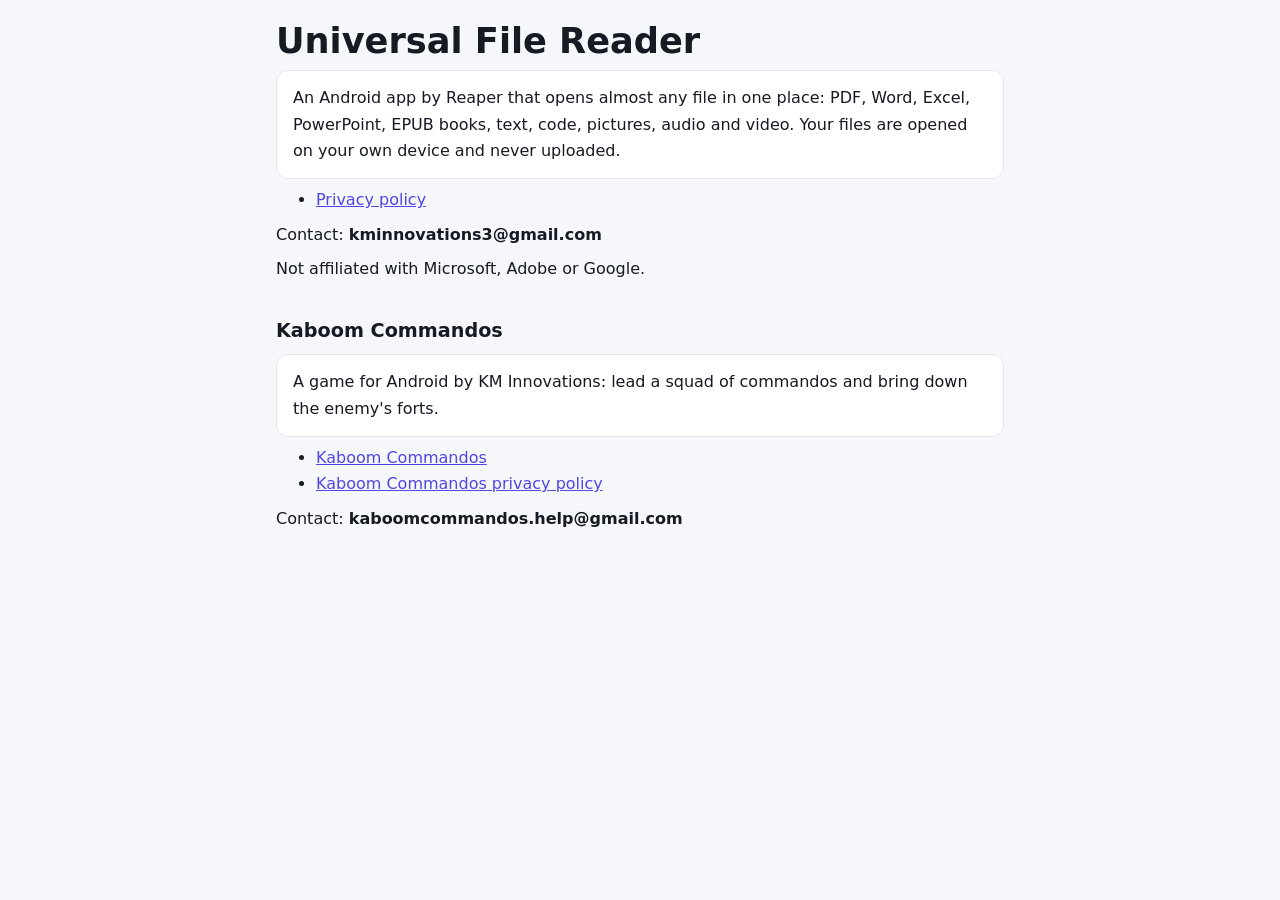
<file: index.html>
<!doctype html>
<html lang="en">
  <head>
    <meta charset="UTF-8" />
    <meta name="viewport" content="width=device-width, initial-scale=1.0" />
    <title>Universal File Reader</title>
    <link rel="icon" type="image/svg+xml" href="/favicon.svg" />
    <link rel="stylesheet" href="/legal.css" />
    <script>
      try {
        var saved = localStorage.getItem('ufr-theme')
        var dark = saved ? saved === 'dark' : matchMedia('(prefers-color-scheme: dark)').matches
        document.documentElement.dataset.theme = dark ? 'dark' : 'light'
      } catch (e) {}
    </script>
  </head>
  <body>
    <main class="page">
      <h1>Universal File Reader</h1>
      <p class="summary">
        An Android app by Reaper that opens almost any file in one place: PDF, Word, Excel, PowerPoint, EPUB books,
        text, code, pictures, audio and video. Your files are opened on your own device and never uploaded.
      </p>
      <ul>
        <li><a href="/privacy.html">Privacy policy</a></li>
      </ul>
      <p>Contact: <strong>kminnovations3@gmail.com</strong></p>
      <p>Not affiliated with Microsoft, Adobe or Google.</p>

      <h2>Kaboom Commandos</h2>
      <p class="summary">
        A game for Android by KM Innovations: lead a squad of commandos and bring down the enemy's forts.
      </p>
      <ul>
        <li><a href="/kaboom-commandos/">Kaboom Commandos</a></li>
        <li><a href="/kaboom-commandos/privacy.html">Kaboom Commandos privacy policy</a></li>
      </ul>
      <p>Contact: <strong>kaboomcommandos.help@gmail.com</strong></p>
    </main>
  </body>
</html>
</file>
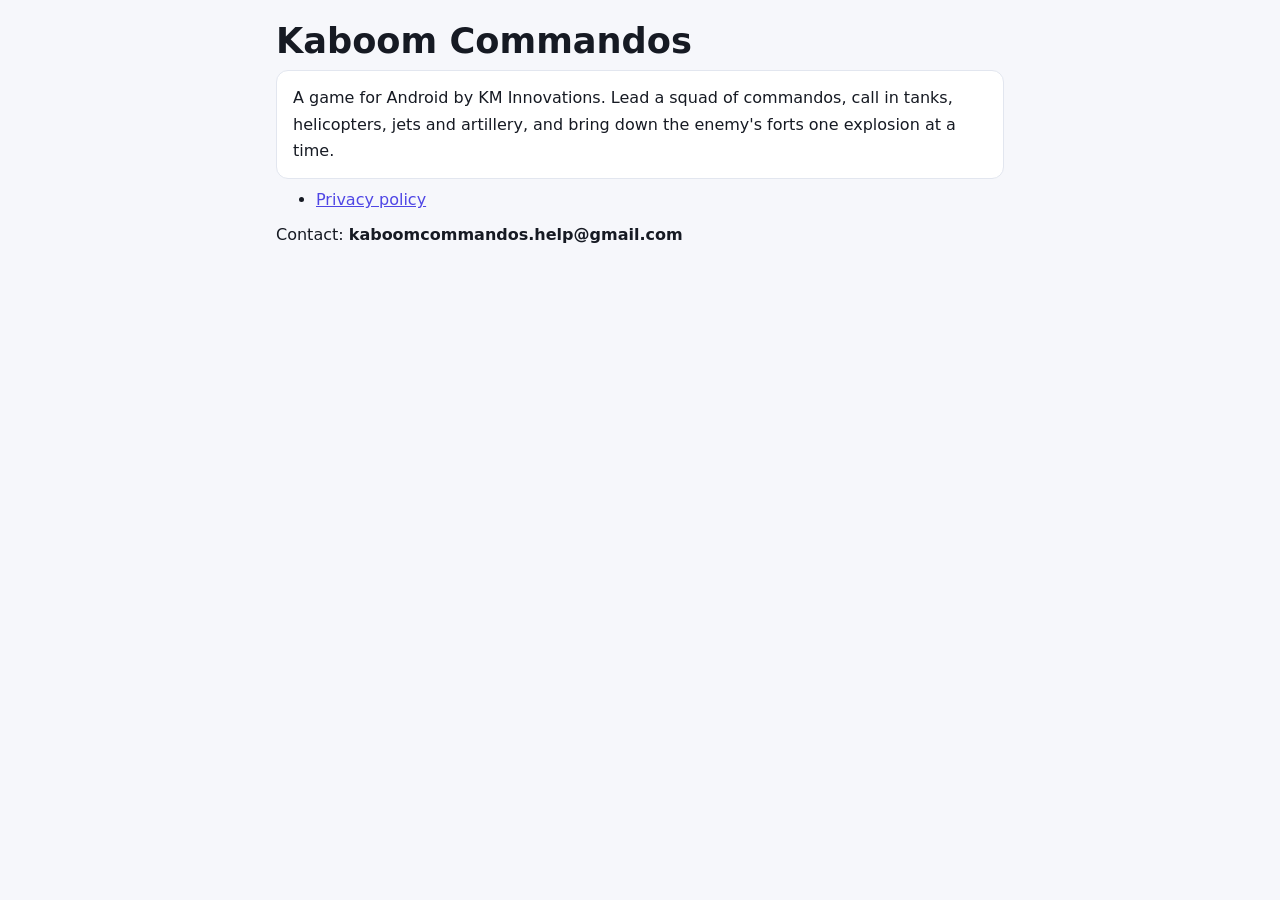
<file: kaboom-commandos/index.html>
<!doctype html>
<html lang="en">
  <head>
    <meta charset="UTF-8" />
    <meta name="viewport" content="width=device-width, initial-scale=1.0" />
    <title>Kaboom Commandos</title>
    <link rel="icon" type="image/svg+xml" href="/favicon.svg" />
    <link rel="stylesheet" href="/legal.css" />
    <script>
      try {
        var saved = localStorage.getItem('ufr-theme')
        var dark = saved ? saved === 'dark' : matchMedia('(prefers-color-scheme: dark)').matches
        document.documentElement.dataset.theme = dark ? 'dark' : 'light'
      } catch (e) {}
    </script>
  </head>
  <body>
    <main class="page">
      <h1>Kaboom Commandos</h1>
      <p class="summary">
        A game for Android by KM Innovations. Lead a squad of commandos, call in tanks, helicopters, jets and artillery,
        and bring down the enemy's forts one explosion at a time.
      </p>
      <ul>
        <li><a href="/kaboom-commandos/privacy.html">Privacy policy</a></li>
      </ul>
      <p>Contact: <strong>kaboomcommandos.help@gmail.com</strong></p>
    </main>
  </body>
</html>
</file>
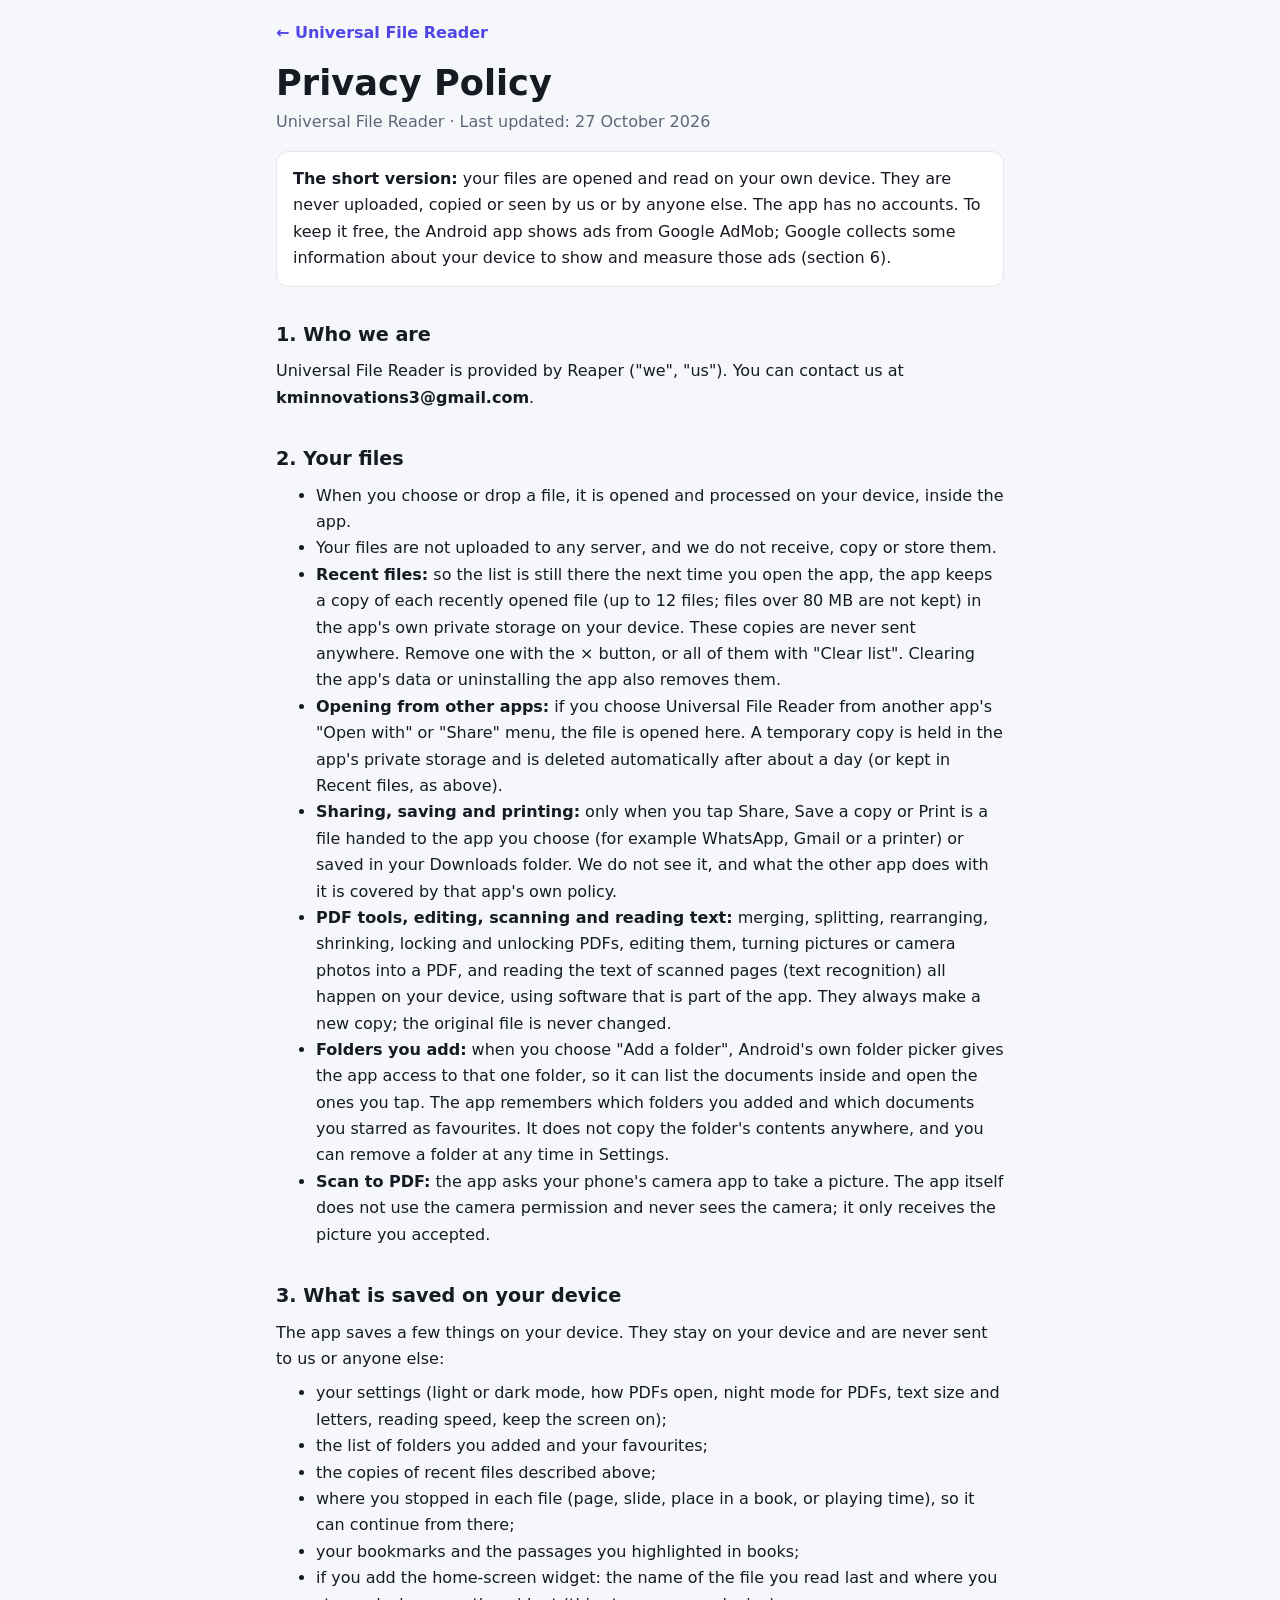
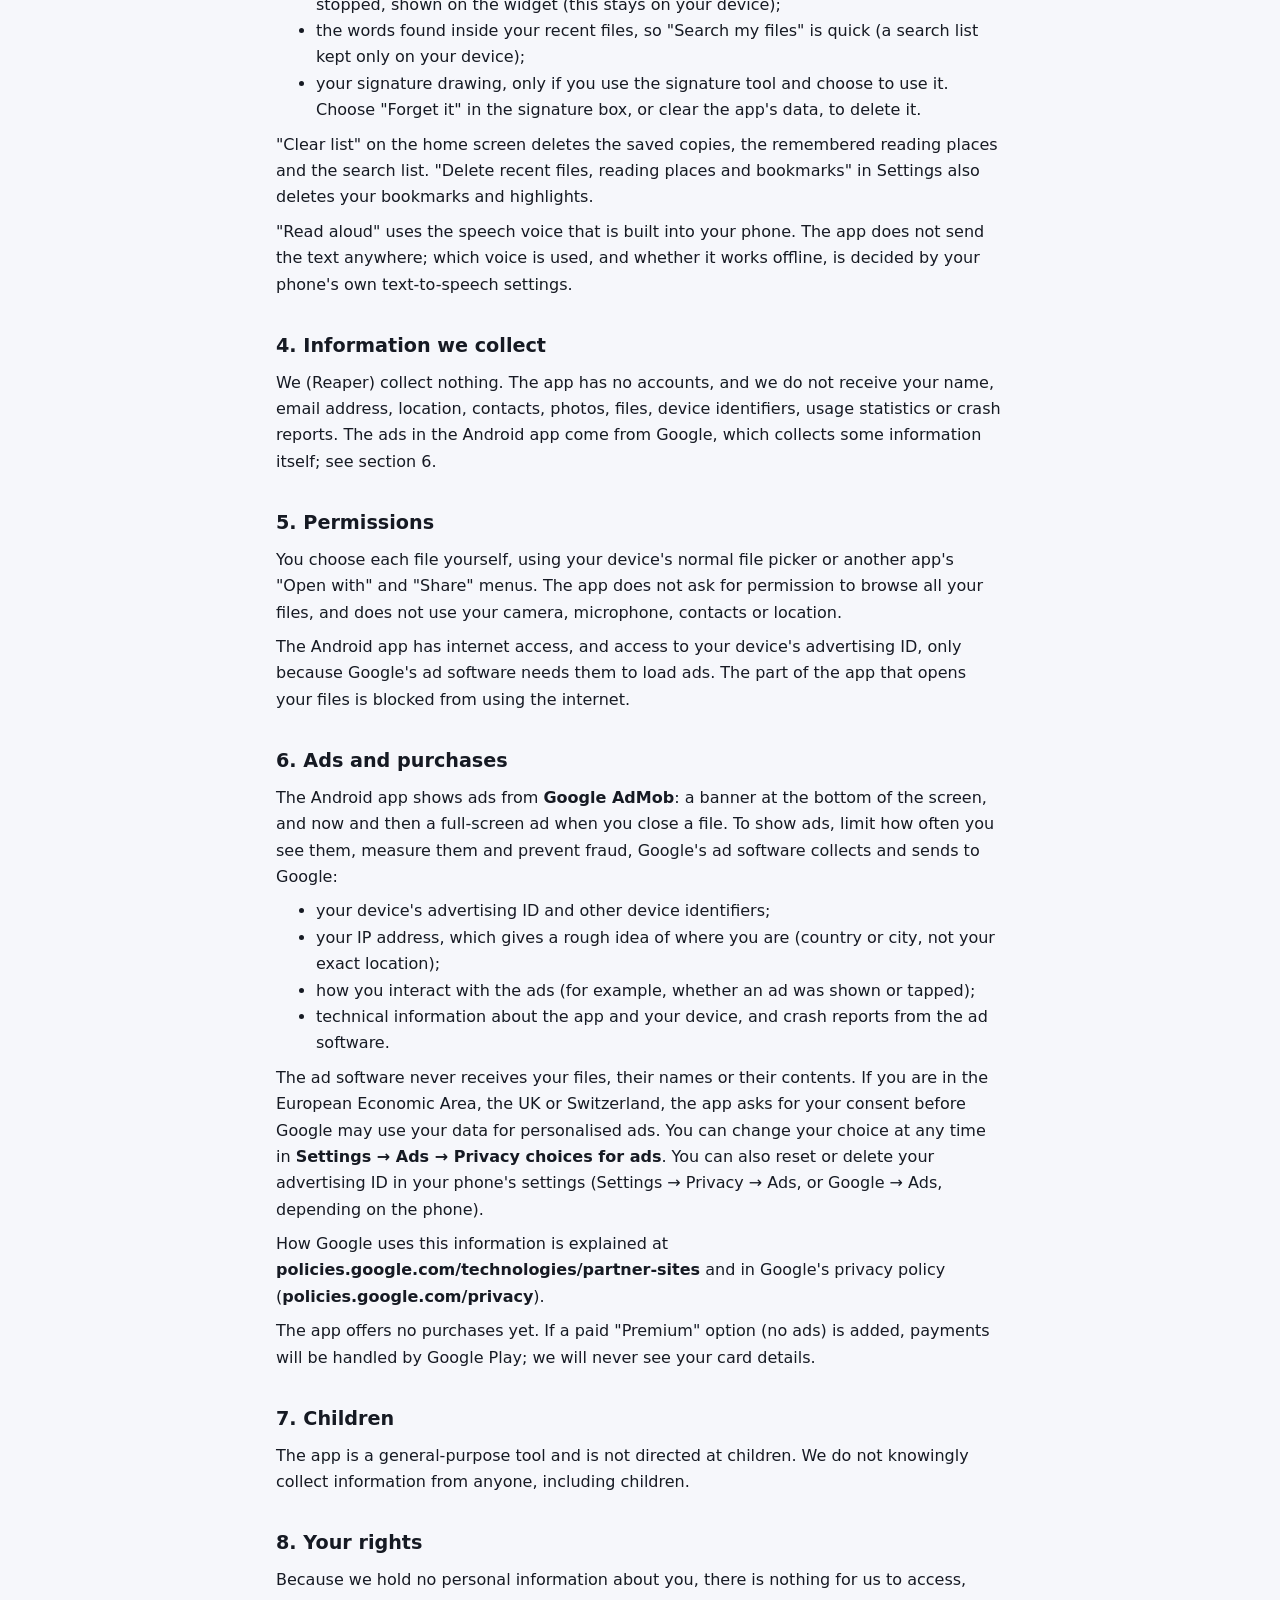
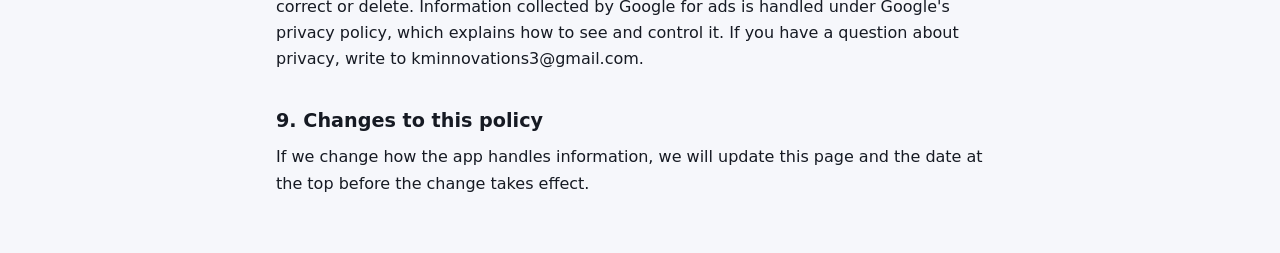
<file: privacy.html>
<!doctype html>
<html lang="en">
  <head>
    <meta charset="UTF-8" />
    <meta name="viewport" content="width=device-width, initial-scale=1.0" />
    <title>Privacy Policy</title>
    <link rel="icon" type="image/svg+xml" href="/favicon.svg" />
    <link rel="stylesheet" href="/legal.css" />
    <script>
      try {
        var saved = localStorage.getItem('ufr-theme')
        var dark = saved ? saved === 'dark' : matchMedia('(prefers-color-scheme: dark)').matches
        document.documentElement.dataset.theme = dark ? 'dark' : 'light'
      } catch (e) {}
    </script>
  </head>
  <body>
    <main class="page">
      <a class="back" href="/">&larr; Universal File Reader</a>

      <h1>Privacy Policy</h1>
      <p class="updated">Universal File Reader &middot; Last updated: 27 October 2026</p>

      <p class="summary">
        <strong>The short version:</strong> your files are opened and read on your own device. They are never uploaded,
        copied or seen by us or by anyone else. The app has no accounts. To keep it free, the Android app shows ads from
        Google AdMob; Google collects some information about your device to show and measure those ads (section 6).
      </p>

      <h2>1. Who we are</h2>
      <p>
        Universal File Reader is provided by Reaper ("we", "us"). You can contact us at
        <strong>kminnovations3@gmail.com</strong>.
      </p>

      <h2>2. Your files</h2>
      <ul>
        <li>When you choose or drop a file, it is opened and processed on your device, inside the app.</li>
        <li>Your files are not uploaded to any server, and we do not receive, copy or store them.</li>
        <li>
          <strong>Recent files:</strong> so the list is still there the next time you open the app, the app keeps a
          copy of each recently opened file (up to 12 files; files over 80 MB are not kept) in the app's own private
          storage on your device. These copies are never sent anywhere. Remove one with the &times; button, or all of
          them with "Clear list". Clearing the app's data or uninstalling the app also removes them.
        </li>
        <li>
          <strong>Opening from other apps:</strong> if you choose Universal File Reader from another app's "Open with"
          or "Share" menu, the file is opened here. A temporary copy is held in the app's private storage and is
          deleted automatically after about a day (or kept in Recent files, as above).
        </li>
        <li>
          <strong>Sharing, saving and printing:</strong> only when you tap Share, Save a copy or Print is a file handed
          to the app you choose (for example WhatsApp, Gmail or a printer) or saved in your Downloads folder. We do not
          see it, and what the other app does with it is covered by that app's own policy.
        </li>
        <li>
          <strong>PDF tools, editing, scanning and reading text:</strong> merging, splitting, rearranging, shrinking,
          locking and unlocking PDFs, editing them, turning pictures or camera photos into a PDF, and reading the text
          of scanned pages (text recognition) all happen on your device, using software that is part of the app. They
          always make a new copy; the original file is never changed.
        </li>
        <li>
          <strong>Folders you add:</strong> when you choose "Add a folder", Android's own folder picker gives the app
          access to that one folder, so it can list the documents inside and open the ones you tap. The app remembers
          which folders you added and which documents you starred as favourites. It does not copy the folder's contents
          anywhere, and you can remove a folder at any time in Settings.
        </li>
        <li>
          <strong>Scan to PDF:</strong> the app asks your phone's camera app to take a picture. The app itself does not
          use the camera permission and never sees the camera; it only receives the picture you accepted.
        </li>
      </ul>

      <h2>3. What is saved on your device</h2>
      <p>The app saves a few things on your device. They stay on your device and are never sent to us or anyone else:</p>
      <ul>
        <li>your settings (light or dark mode, how PDFs open, night mode for PDFs, text size and letters, reading speed, keep the screen on);</li>
        <li>the list of folders you added and your favourites;</li>
        <li>the copies of recent files described above;</li>
        <li>where you stopped in each file (page, slide, place in a book, or playing time), so it can continue from there;</li>
        <li>your bookmarks and the passages you highlighted in books;</li>
        <li>if you add the home-screen widget: the name of the file you read last and where you stopped, shown on the widget (this stays on your device);</li>
        <li>the words found inside your recent files, so "Search my files" is quick (a search list kept only on your device);</li>
        <li>
          your signature drawing, only if you use the signature tool and choose to use it. Choose "Forget it" in the
          signature box, or clear the app's data, to delete it.
        </li>
      </ul>
      <p>"Clear list" on the home screen deletes the saved copies, the remembered reading places and the search list. "Delete recent files, reading places and bookmarks" in Settings also deletes your bookmarks and highlights.</p>
      <p>"Read aloud" uses the speech voice that is built into your phone. The app does not send the text anywhere; which voice is used, and whether it works offline, is decided by your phone's own text-to-speech settings.</p>

      <h2>4. Information we collect</h2>
      <p>
        We (Reaper) collect nothing. The app has no accounts, and we do not receive your name, email address, location,
        contacts, photos, files, device identifiers, usage statistics or crash reports. The ads in the Android app come
        from Google, which collects some information itself; see section 6.
      </p>

      <h2>5. Permissions</h2>
      <p>
        You choose each file yourself, using your device's normal file picker or another app's "Open with" and "Share"
        menus. The app does not ask for permission to
        browse all your files, and does not use your camera, microphone, contacts or location.
      </p>
      <p>
        The Android app has internet access, and access to your device's advertising ID, only because Google's ad
        software needs them to load ads. The part of the app that opens your files is blocked from using the internet.
      </p>

      <h2>6. Ads and purchases</h2>
      <p>
        The Android app shows ads from <strong>Google AdMob</strong>: a banner at the bottom of the screen, and now and
        then a full-screen ad when you close a file. To show ads, limit how often you see them, measure them and prevent
        fraud, Google's ad software collects and sends to Google:
      </p>
      <ul>
        <li>your device's advertising ID and other device identifiers;</li>
        <li>your IP address, which gives a rough idea of where you are (country or city, not your exact location);</li>
        <li>how you interact with the ads (for example, whether an ad was shown or tapped);</li>
        <li>technical information about the app and your device, and crash reports from the ad software.</li>
      </ul>
      <p>
        The ad software never receives your files, their names or their contents. If you are in the European Economic
        Area, the UK or Switzerland, the app asks for your consent before Google may use your data for personalised ads.
        You can change your choice at any time in <strong>Settings &rarr; Ads &rarr; Privacy choices for ads</strong>.
        You can also reset or delete your advertising ID in your phone's settings (Settings &rarr; Privacy &rarr; Ads, or
        Google &rarr; Ads, depending on the phone).
      </p>
      <p>
        How Google uses this information is explained at
        <strong>policies.google.com/technologies/partner-sites</strong> and in Google's privacy policy
        (<strong>policies.google.com/privacy</strong>).
      </p>
      <p>
        The app offers no purchases yet. If a paid "Premium" option (no ads) is added, payments will be handled by
        Google Play; we will never see your card details.
      </p>

      <h2>7. Children</h2>
      <p>
        The app is a general-purpose tool and is not directed at children. We do not knowingly collect information from
        anyone, including children.
      </p>

      <h2>8. Your rights</h2>
      <p>
        Because we hold no personal information about you, there is nothing for us to access, correct or delete.
        Information collected by Google for ads is handled under Google's privacy policy, which explains how to see and
        control it. If you have a question about privacy, write to kminnovations3@gmail.com.
      </p>

      <h2>9. Changes to this policy</h2>
      <p>
        If we change how the app handles information, we will update this page and the date at the top before the
        change takes effect.
      </p>
    </main>
  </body>
</html>
</file>
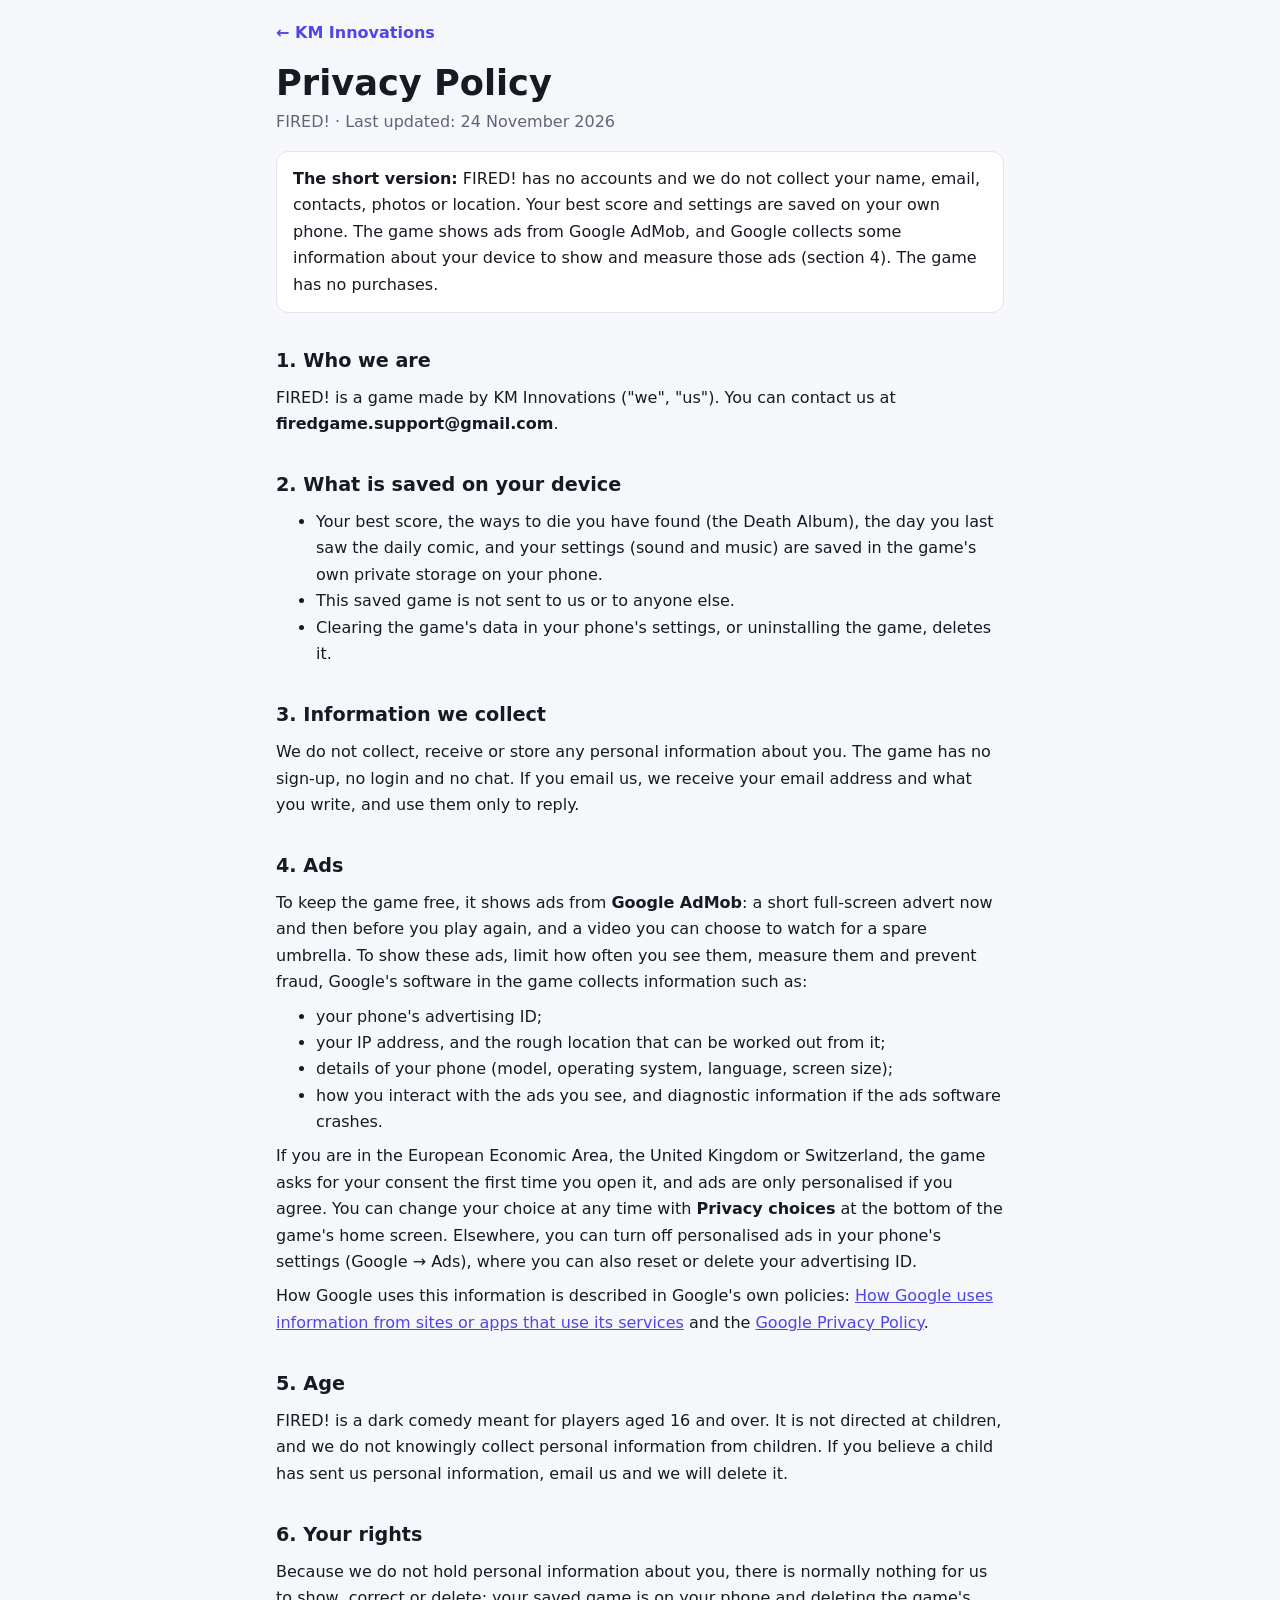
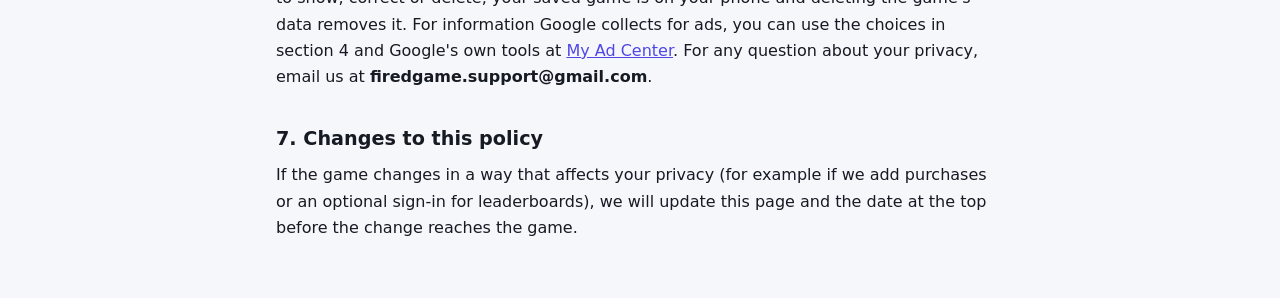
<file: fired/privacy.html>
<!doctype html>
<html lang="en">
  <head>
    <meta charset="UTF-8" />
    <meta name="viewport" content="width=device-width, initial-scale=1.0" />
    <title>FIRED! Privacy Policy</title>
    <link rel="icon" type="image/svg+xml" href="/favicon.svg" />
    <link rel="stylesheet" href="/legal.css" />
    <script>
      try {
        var saved = localStorage.getItem('ufr-theme')
        var dark = saved ? saved === 'dark' : matchMedia('(prefers-color-scheme: dark)').matches
        document.documentElement.dataset.theme = dark ? 'dark' : 'light'
      } catch (e) {}
    </script>
  </head>
  <body>
    <main class="page">
      <a class="back" href="/">&larr; KM Innovations</a>

      <h1>Privacy Policy</h1>
      <p class="updated">FIRED! &middot; Last updated: 24 November 2026</p>

      <p class="summary">
        <strong>The short version:</strong> FIRED! has no accounts and we do not collect your name, email, contacts,
        photos or location. Your best score and settings are saved on your own phone. The game shows ads from Google
        AdMob, and Google collects some information about your device to show and measure those ads (section 4). The
        game has no purchases.
      </p>

      <h2>1. Who we are</h2>
      <p>
        FIRED! is a game made by KM Innovations ("we", "us"). You can contact us at
        <strong>firedgame.support@gmail.com</strong>.
      </p>

      <h2>2. What is saved on your device</h2>
      <ul>
        <li>
          Your best score, the ways to die you have found (the Death Album), the day you last saw the daily comic, and
          your settings (sound and music) are saved in the game's own private storage on your phone.
        </li>
        <li>This saved game is not sent to us or to anyone else.</li>
        <li>Clearing the game's data in your phone's settings, or uninstalling the game, deletes it.</li>
      </ul>

      <h2>3. Information we collect</h2>
      <p>
        We do not collect, receive or store any personal information about you. The game has no sign-up, no login and
        no chat. If you email us, we receive your email address and what you write, and use them only to reply.
      </p>

      <h2>4. Ads</h2>
      <p>
        To keep the game free, it shows ads from <strong>Google AdMob</strong>: a short full-screen advert now and then
        before you play again, and a video you can choose to watch for a spare umbrella. To show these ads, limit how
        often you see them, measure them and prevent fraud, Google's software in the game collects information such as:
      </p>
      <ul>
        <li>your phone's advertising ID;</li>
        <li>your IP address, and the rough location that can be worked out from it;</li>
        <li>details of your phone (model, operating system, language, screen size);</li>
        <li>how you interact with the ads you see, and diagnostic information if the ads software crashes.</li>
      </ul>
      <p>
        If you are in the European Economic Area, the United Kingdom or Switzerland, the game asks for your consent the
        first time you open it, and ads are only personalised if you agree. You can change your choice at any time with
        <strong>Privacy choices</strong> at the bottom of the game's home screen. Elsewhere, you can turn off
        personalised ads in your phone's settings (Google &rarr; Ads), where you can also reset or delete your
        advertising ID.
      </p>
      <p>
        How Google uses this information is described in Google's own policies:
        <a href="https://policies.google.com/technologies/partner-sites">How Google uses information from sites or apps
        that use its services</a> and the <a href="https://policies.google.com/privacy">Google Privacy Policy</a>.
      </p>

      <h2>5. Age</h2>
      <p>
        FIRED! is a dark comedy meant for players aged 16 and over. It is not directed at children, and we do not
        knowingly collect personal information from children. If you believe a child has sent us personal information,
        email us and we will delete it.
      </p>

      <h2>6. Your rights</h2>
      <p>
        Because we do not hold personal information about you, there is normally nothing for us to show, correct or
        delete; your saved game is on your phone and deleting the game's data removes it. For information Google
        collects for ads, you can use the choices in section 4 and Google's own tools at
        <a href="https://myadcenter.google.com/">My Ad Center</a>. For any question about your privacy, email us at
        <strong>firedgame.support@gmail.com</strong>.
      </p>

      <h2>7. Changes to this policy</h2>
      <p>
        If the game changes in a way that affects your privacy (for example if we add purchases or an optional sign-in
        for leaderboards), we will update this page and the date at the top before the change reaches the game.
      </p>
    </main>
  </body>
</html>
</file>
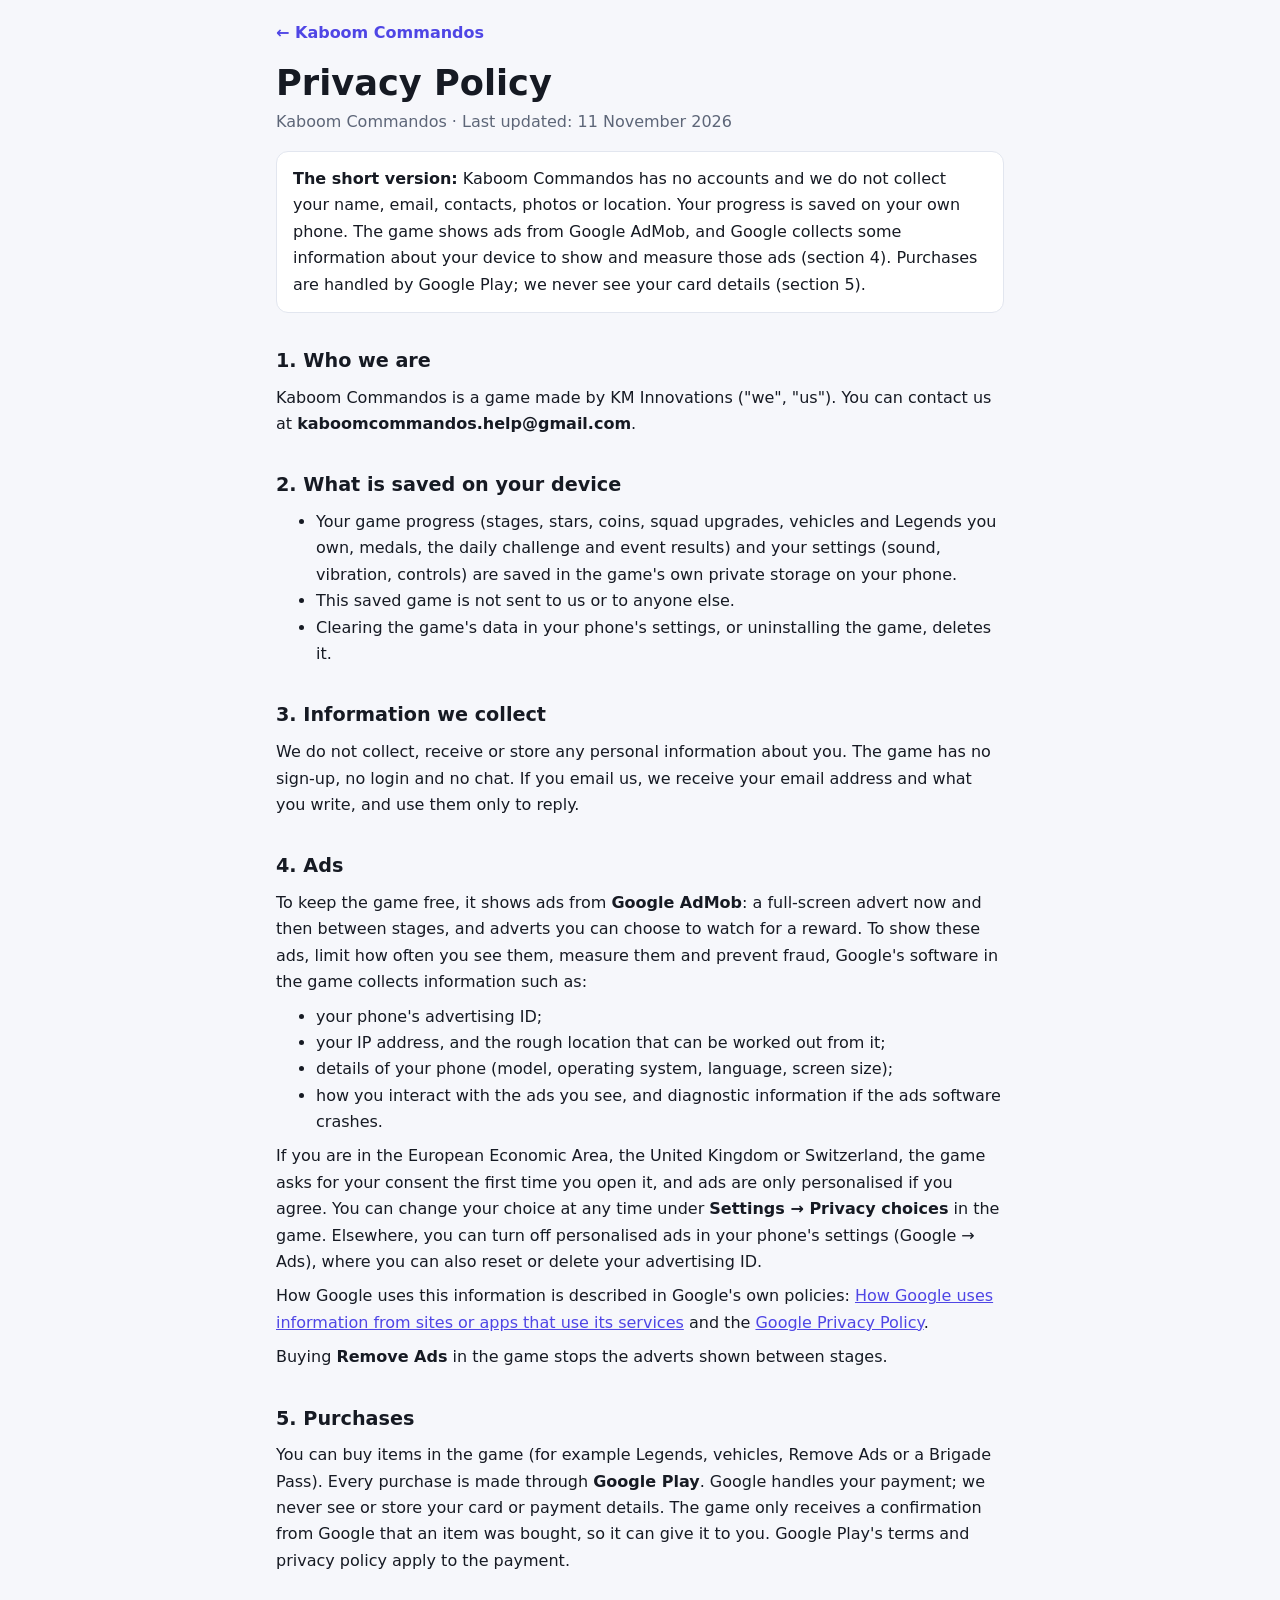
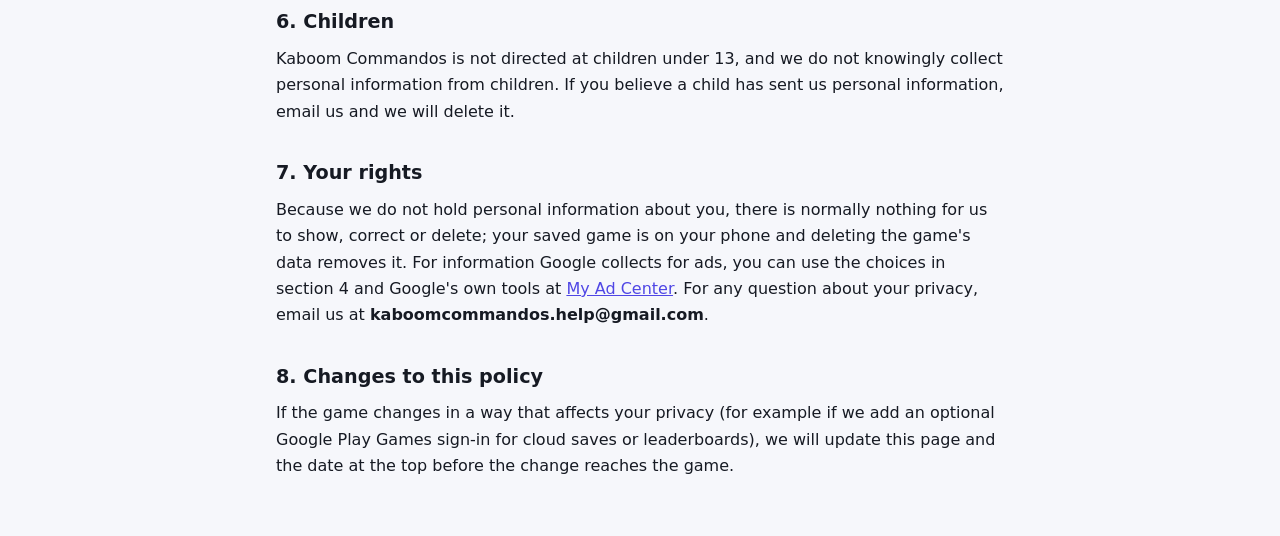
<file: kaboom-commandos/privacy.html>
<!doctype html>
<html lang="en">
  <head>
    <meta charset="UTF-8" />
    <meta name="viewport" content="width=device-width, initial-scale=1.0" />
    <title>Kaboom Commandos Privacy Policy</title>
    <link rel="icon" type="image/svg+xml" href="/favicon.svg" />
    <link rel="stylesheet" href="/legal.css" />
    <script>
      try {
        var saved = localStorage.getItem('ufr-theme')
        var dark = saved ? saved === 'dark' : matchMedia('(prefers-color-scheme: dark)').matches
        document.documentElement.dataset.theme = dark ? 'dark' : 'light'
      } catch (e) {}
    </script>
  </head>
  <body>
    <main class="page">
      <a class="back" href="/kaboom-commandos/">&larr; Kaboom Commandos</a>

      <h1>Privacy Policy</h1>
      <p class="updated">Kaboom Commandos &middot; Last updated: 11 November 2026</p>

      <p class="summary">
        <strong>The short version:</strong> Kaboom Commandos has no accounts and we do not collect your name, email,
        contacts, photos or location. Your progress is saved on your own phone. The game shows ads from Google AdMob,
        and Google collects some information about your device to show and measure those ads (section 4). Purchases are
        handled by Google Play; we never see your card details (section 5).
      </p>

      <h2>1. Who we are</h2>
      <p>
        Kaboom Commandos is a game made by KM Innovations ("we", "us"). You can contact us at
        <strong>kaboomcommandos.help@gmail.com</strong>.
      </p>

      <h2>2. What is saved on your device</h2>
      <ul>
        <li>
          Your game progress (stages, stars, coins, squad upgrades, vehicles and Legends you own, medals, the daily
          challenge and event results) and your settings (sound, vibration, controls) are saved in the game's own
          private storage on your phone.
        </li>
        <li>This saved game is not sent to us or to anyone else.</li>
        <li>Clearing the game's data in your phone's settings, or uninstalling the game, deletes it.</li>
      </ul>

      <h2>3. Information we collect</h2>
      <p>
        We do not collect, receive or store any personal information about you. The game has no sign-up, no login and
        no chat. If you email us, we receive your email address and what you write, and use them only to reply.
      </p>

      <h2>4. Ads</h2>
      <p>
        To keep the game free, it shows ads from <strong>Google AdMob</strong>: a full-screen advert now and then
        between stages, and adverts you can choose to watch for a reward. To show these ads, limit how often you see
        them, measure them and prevent fraud, Google's software in the game collects information such as:
      </p>
      <ul>
        <li>your phone's advertising ID;</li>
        <li>your IP address, and the rough location that can be worked out from it;</li>
        <li>details of your phone (model, operating system, language, screen size);</li>
        <li>how you interact with the ads you see, and diagnostic information if the ads software crashes.</li>
      </ul>
      <p>
        If you are in the European Economic Area, the United Kingdom or Switzerland, the game asks for your consent the
        first time you open it, and ads are only personalised if you agree. You can change your choice at any time under
        <strong>Settings &rarr; Privacy choices</strong> in the game. Elsewhere, you can turn off personalised ads in your
        phone's settings (Google &rarr; Ads), where you can also reset or delete your advertising ID.
      </p>
      <p>
        How Google uses this information is described in Google's own policies:
        <a href="https://policies.google.com/technologies/partner-sites">How Google uses information from sites or apps
        that use its services</a> and the <a href="https://policies.google.com/privacy">Google Privacy Policy</a>.
      </p>
      <p>Buying <strong>Remove Ads</strong> in the game stops the adverts shown between stages.</p>

      <h2>5. Purchases</h2>
      <p>
        You can buy items in the game (for example Legends, vehicles, Remove Ads or a Brigade Pass). Every purchase is
        made through <strong>Google Play</strong>. Google handles your payment; we never see or store your card or
        payment details. The game only receives a confirmation from Google that an item was bought, so it can give it
        to you. Google Play's terms and privacy policy apply to the payment.
      </p>

      <h2>6. Children</h2>
      <p>
        Kaboom Commandos is not directed at children under 13, and we do not knowingly collect personal information from
        children. If you believe a child has sent us personal information, email us and we will delete it.
      </p>

      <h2>7. Your rights</h2>
      <p>
        Because we do not hold personal information about you, there is normally nothing for us to show, correct or
        delete; your saved game is on your phone and deleting the game's data removes it. For information Google
        collects for ads, you can use the choices in section 4 and Google's own tools at
        <a href="https://myadcenter.google.com/">My Ad Center</a>. For any question about your privacy, email us at
        <strong>kaboomcommandos.help@gmail.com</strong>.
      </p>

      <h2>8. Changes to this policy</h2>
      <p>
        If the game changes in a way that affects your privacy (for example if we add an optional Google Play Games
        sign-in for cloud saves or leaderboards), we will update this page and the date at the top before the change
        reaches the game.
      </p>
    </main>
  </body>
</html>
</file>
<file: legal.css>
/* Shared look for the plain pages: privacy.html and licenses.html */
:root {
  color-scheme: light;
  --bg: #f6f7fb;
  --surface: #ffffff;
  --text: #161a23;
  --muted: #5d6678;
  --border: #e2e6ef;
  --accent: #4f46e5;
  --warn-bg: #fff4dc;
  --warn-text: #7a5000;
}

:root[data-theme='dark'] {
  color-scheme: dark;
  --bg: #0f1218;
  --surface: #181c25;
  --text: #eef0f6;
  --muted: #9aa3b5;
  --border: #2a3040;
  --accent: #8b85ff;
  --warn-bg: #36290d;
  --warn-text: #f3cf86;
}

* {
  box-sizing: border-box;
}

body {
  margin: 0;
  background: var(--bg);
  color: var(--text);
  font: 16px/1.65 system-ui, -apple-system, 'Segoe UI', Roboto, sans-serif;
}

.page {
  max-width: 760px;
  margin: 0 auto;
  padding: 20px 16px 48px;
}

.back {
  display: inline-block;
  margin-bottom: 16px;
  color: var(--accent);
  font-weight: 600;
  text-decoration: none;
}

h1 {
  margin: 0 0 4px;
  font-size: clamp(1.6rem, 5vw, 2.2rem);
  line-height: 1.2;
}

h2 {
  margin: 32px 0 8px;
  font-size: 1.2rem;
}

p,
ul {
  margin: 8px 0;
}

a {
  color: var(--accent);
}

.updated {
  color: var(--muted);
  margin: 0 0 16px;
}

.summary {
  padding: 14px 16px;
  background: var(--surface);
  border: 1px solid var(--border);
  border-radius: 12px;
}

.draft {
  padding: 12px 14px;
  margin: 0 0 16px;
  background: var(--warn-bg);
  color: var(--warn-text);
  border-radius: 10px;
  font-weight: 600;
}

.lib {
  margin: 16px 0;
  padding: 14px 16px;
  background: var(--surface);
  border: 1px solid var(--border);
  border-radius: 12px;
}

.lib h3 {
  margin: 0;
  font-size: 1.05rem;
}

.lib .meta {
  color: var(--muted);
  font-size: 0.9rem;
}

details summary {
  cursor: pointer;
  color: var(--accent);
  margin-top: 8px;
}

pre {
  margin: 8px 0 0;
  padding: 12px;
  overflow-x: auto;
  white-space: pre-wrap;
  overflow-wrap: anywhere;
  font: 0.8rem/1.5 ui-monospace, Consolas, monospace;
  background: var(--bg);
  border-radius: 8px;
}
</file>
